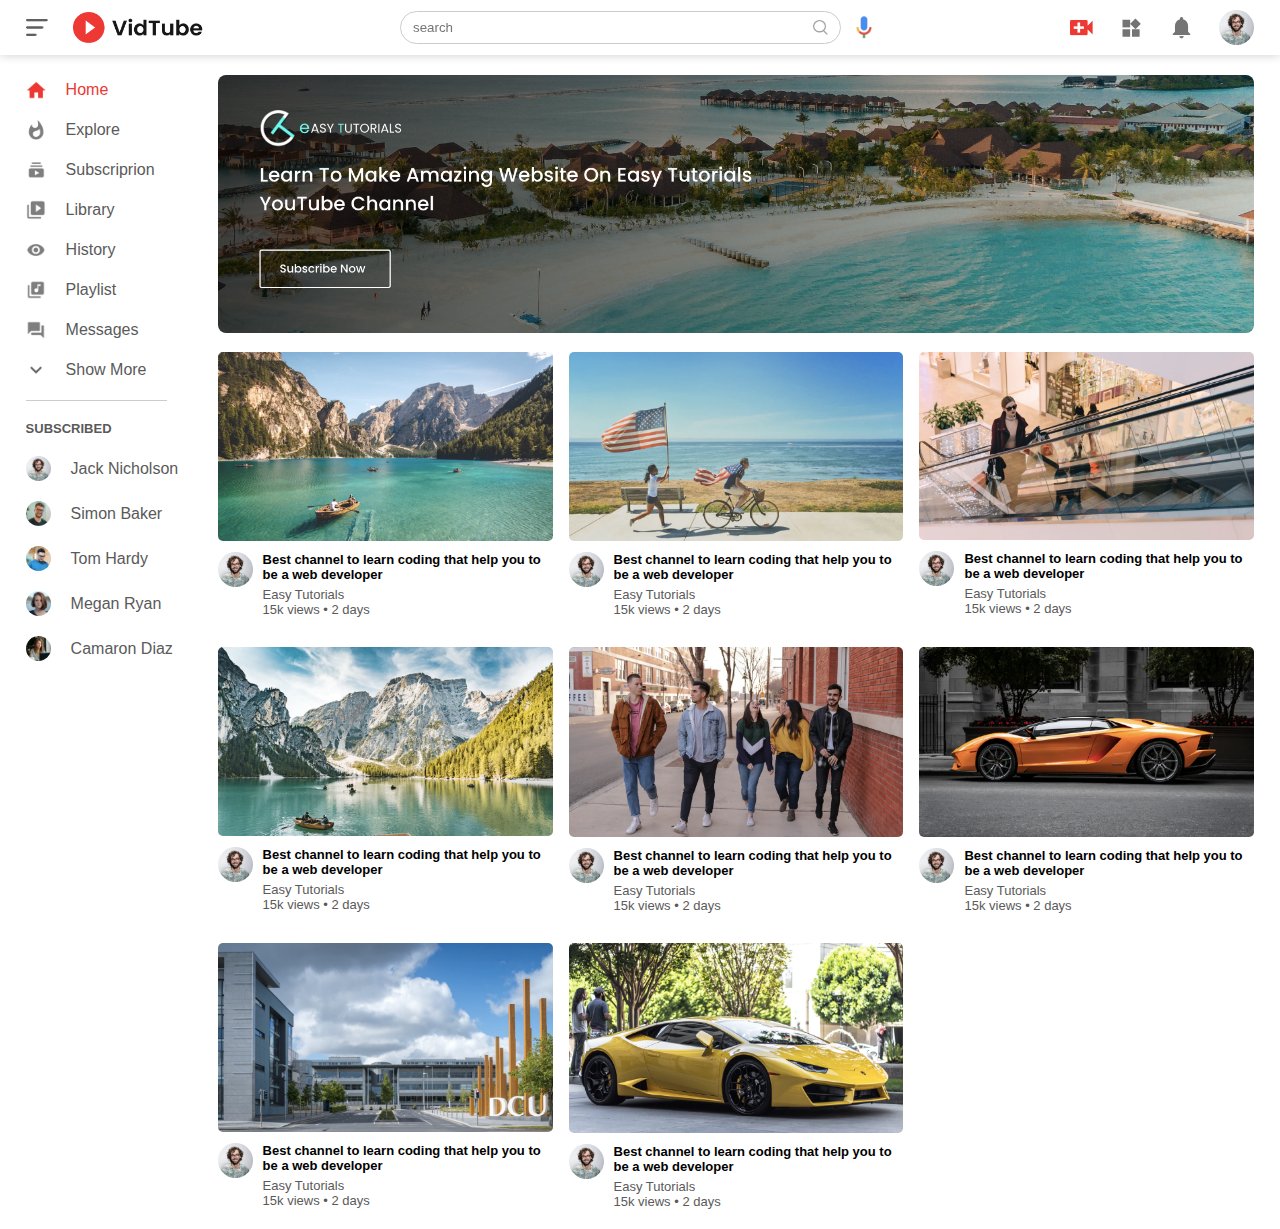
<file: index.html>
<!DOCTYPE html>
<html lang="en">
<head>
    <meta charset="UTF-8">
    <meta name="viewport" content="width=device-width, initial-scale=1.0">
    <title>vidtube</title>
    <link rel="shortcut icon" href="./images/Skrinshot 2024-08-28 160924.png" type="image/x-icon">
    <link rel="stylesheet" href="style.css">
</head>
<body>
    
    <nav class="flex-div">
        <div class="nav-left flex-div">
            <img src="images/menu.png" class="menu-icon">
            <img src="images/logo.png" class="logo">
        </div>

        <div class="nav-middle flex-div">
            <div class="search-box flex-div">
                <input type="text" placeholder="search">
                <img src="images/search.png">
            </div>
            <img src="images/voice-search.png" class="mic-iocn">
        </div>

        <div class="nav-right flex-div">
            <img src="images/upload.png">
            <img src="images/more.png">
            <img src="images/notification.png">
            <img src="images/Jack.png" class="user-icon">
        </div>
    </nav>

    <!-- ============================SIDEBAR======================= -->
    <div class="sidebar">
        <div class="shortcut-links">
            <a href=""><img src="images/home.png"><p>Home</p></a>
            <a href=""><img src="images/explore.png"><p>Explore</p></a>
            <a href=""><img src="images/subscriprion.png"><p>Subscriprion</p></a>
            <a href=""><img src="images/library.png"><p>Library</p></a>
            <a href=""><img src="images/history.png"><p>History</p></a>
            <a href=""><img src="images/playlist.png"><p>Playlist</p></a>
            <a href=""><img src="images/messages.png"><p>Messages</p></a>
            <a href=""><img src="images/show-more.png"><p>Show More</p></a>
            <hr>
        </div>
        <div class="subscribed-list">
            <h3>SUBSCRIBED</h3>
            <a href=""><img src="images/Jack.png"><p>Jack Nicholson</p></a>
            <a href=""><img src="images/simon.png"><p>Simon Baker</p></a>
            <a href=""><img src="images/tom.png"><p>Tom Hardy</p></a>
            <a href=""><img src="images/megan.png"><p>Megan Ryan</p></a>
            <a href=""><img src="images/cameron.png"><p>Camaron Diaz</p></a>
        </div>
    </div>

    <!-- ============================MAIN======================= -->

    <div class="container">
        <div class="banner">
            <img src="images/banner.png">
        </div>
        <div class="list-container">
            <div class="vid-list">
                <a href="play-video.html"><img src="images/thumbnail1.png" class="thumbnail"></a>
                <div class="flex-div">
                    <img src="images/Jack.png">
                    <div class="vid-info">
                        <a href="play-video.html">Best channel to learn coding that help you to be a web developer</a>
                        <p>Easy Tutorials</p>
                        <p>15k views &bull;  2 days</p>
                    </div>
                </div>
            </div>

            <div class="vid-list">
                <a href="play-video.html"><img src="images/thumbnail2.png" class="thumbnail"></a>
                <div class="flex-div">
                    <img src="images/Jack.png">
                    <div class="vid-info">
                        <a href="">Best channel to learn coding that help you to be a web developer</a>
                        <p>Easy Tutorials</p>
                        <p>15k views &bull; 2 days</p>
                    </div>
                </div>
            </div>

            <div class="vid-list">
                <a href="play-video.html"><img src="images/thumbnail3.png" class="thumbnail"></a>
                <div class="flex-div">
                    <img src="images/Jack.png">
                    <div class="vid-info">
                        <a href="">Best channel to learn coding that help you to be a web developer</a>
                        <p>Easy Tutorials</p>
                        <p>15k views &bull; 2 days</p>
                    </div>
                </div>
            </div>

            <div class="vid-list">
                <a href="play-video.html"><img src="images/thumbnail4.png" class="thumbnail"></a>
                <div class="flex-div">
                    <img src="images/Jack.png">
                    <div class="vid-info">
                        <a href="">Best channel to learn coding that help you to be a web developer</a>
                        <p>Easy Tutorials</p>
                        <p>15k views &bull; 2 days</p>
                    </div>
                </div>
            </div>

            <div class="vid-list">
                <a href="play-video.html"><img src="images/thumbnail5.png" class="thumbnail"></a>
                <div class="flex-div">
                    <img src="images/Jack.png">
                    <div class="vid-info">
                        <a href="">Best channel to learn coding that help you to be a web developer</a>
                        <p>Easy Tutorials</p>
                        <p>15k views &bull; 2 days</p>
                    </div>
                </div>
            </div>

            <div class="vid-list">
                <a href="play-video.html"><img src="images/thumbnail6.png" class="thumbnail"></a>
                <div class="flex-div">
                    <img src="images/Jack.png">
                    <div class="vid-info">
                        <a href="">Best channel to learn coding that help you to be a web developer</a>
                        <p>Easy Tutorials</p>
                        <p>15k views &bull; 2 days</p>
                    </div>
                </div>
            </div>

            <div class="vid-list">
                <a href="play-video.html"><img src="images/thumbnail7.png" class="thumbnail"></a>
                <div class="flex-div">
                    <img src="images/Jack.png">
                    <div class="vid-info">
                        <a href="">Best channel to learn coding that help you to be a web developer</a>
                        <p>Easy Tutorials</p>
                        <p>15k views &bull; 2 days</p>
                    </div>
                </div>
            </div>

            <div class="vid-list">
                <a href="play-video.html"><img src="images/thumbnail8.png" class="thumbnail"></a>
                <div class="flex-div">
                    <img src="images/Jack.png">
                    <div class="vid-info">
                        <a href="">Best channel to learn coding that help you to be a web developer</a>
                        <p>Easy Tutorials</p>
                        <p>15k views &bull; 2 days</p>
                    </div>
                </div>
            </div>

        </div>
    </div>



    <script src="main.js"></script>
</body>
</html>
</file>
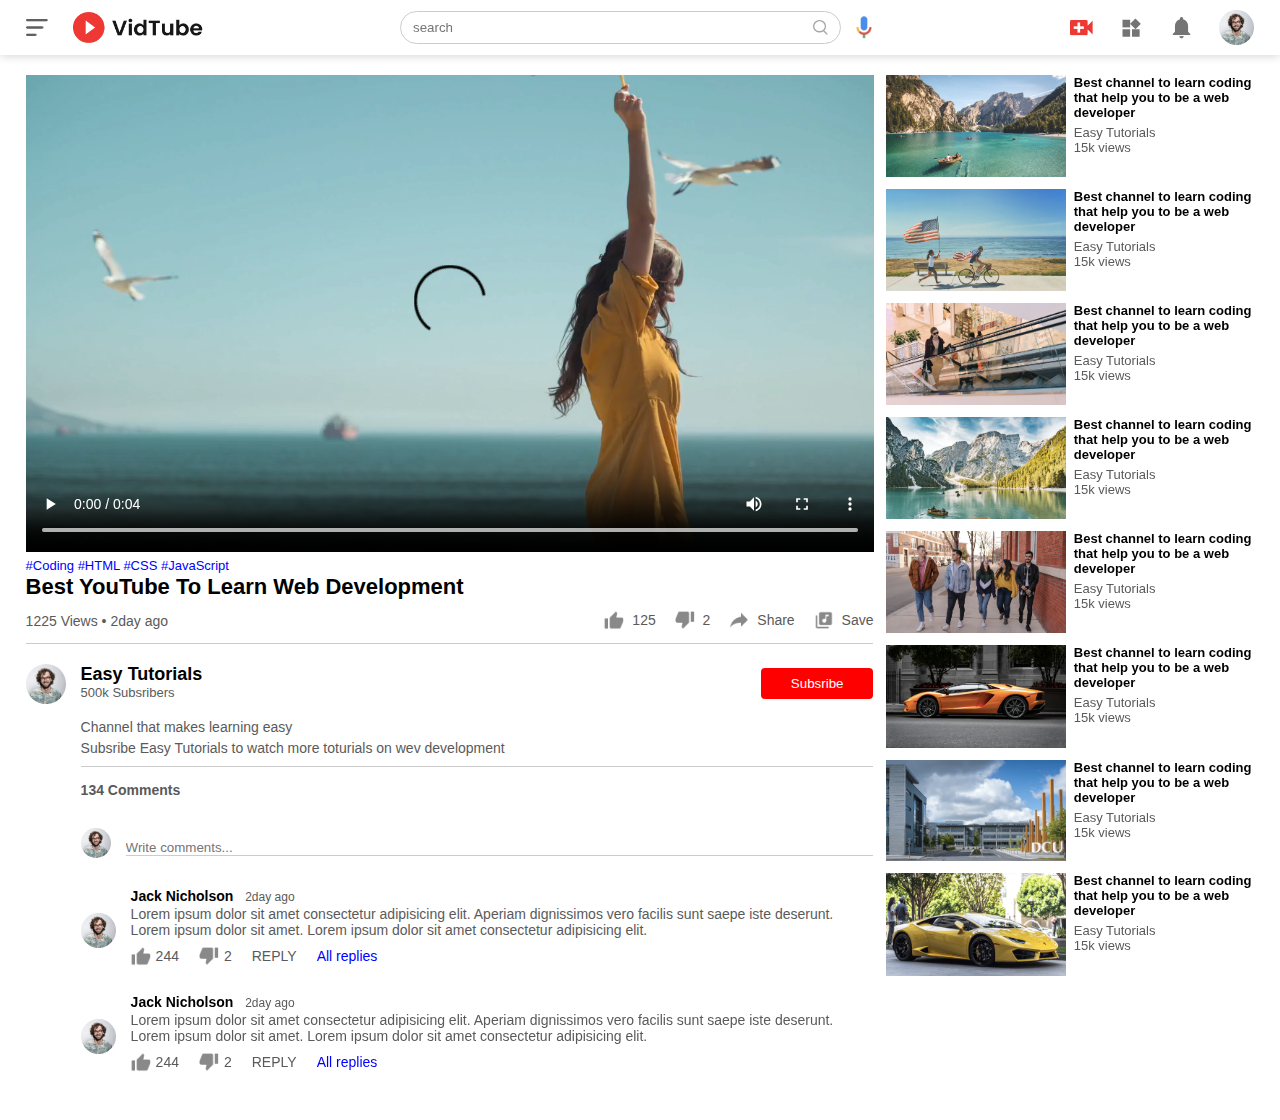
<file: play-video.html>
<!DOCTYPE html>
<html lang="en">
<head>
    <meta charset="UTF-8">
    <meta name="viewport" content="width=device-width, initial-scale=1.0">
    <title>play Yideo</title>
    <link rel="stylesheet" href="style.css">
</head>
<body>
    
    <nav class="flex-div">
        <div class="nav-left flex-div">
            <img src="images/menu.png" class="menu-icon">
            <img src="images/logo.png" class="logo">
        </div>

        <div class="nav-middle flex-div">
            <div class="search-box flex-div">
                <input type="text" placeholder="search">
                <img src="images/search.png">
            </div>
            <img src="images/voice-search.png" class="mic-iocn">
        </div>

        <div class="nav-right flex-div">
            <img src="images/upload.png">
            <img src="images/more.png">
            <img src="images/notification.png">
            <img src="images/Jack.png" class="user-icon">
        </div>
    </nav>

    <div class="container play-container">
        <div class="row">
            <div class="play-video">
                <video controls autoplay>
                    <source src="images/video.mp4" type="video/mp4">
                </video>
                <div class="tags">
                    <a href="">#Coding </a><a href="">#HTML </a><a href="">#CSS </a><a href="">#JavaScript </a>
                </div>
                <h3>Best YouTube To Learn Web Development</h3>
                <div class="play-video-info">
                    <p>1225 Views &bull; 2day ago</p>
                    <div>
                        <a href=""><img src="images/like.png">125</a>
                        <a href=""><img src="images/dislike.png">2</a>
                        <a href=""><img src="images/share.png">Share</a>
                        <a href=""><img src="images/save.png">Save</a>
                    </div>
                </div>
                <hr>
                <div class="plublisher">
                    <img src="images/Jack.png">
                    <div>
                        <p>Easy Tutorials</p>
                        <span>500k Subsribers</span>
                    </div>
                    <button type="button">Subsribe</button>
                </div>
                <div class="vid-description">
                    <p>Channel that makes learning easy</p>
                    <p>Subsribe Easy Tutorials to watch more toturials on wev development</p>
                    <hr>
                    <h4>134 Comments</h4>

                    <div class="add-comment">
                        <img src="images/Jack.png">
                        <input type="text" placeholder="Write comments...">
                    </div>
                    <div class="old-comment">
                        <img src="images/Jack.png">
                        <div>
                            <h3>Jack Nicholson <span>2day ago</span></h3>
                            <p>Lorem ipsum dolor sit amet consectetur adipisicing elit.
                            Aperiam dignissimos vero facilis sunt saepe iste deserunt. Lorem ipsum dolor sit amet.
                            Lorem ipsum dolor sit amet consectetur adipisicing elit.</p>
                                <div class="acomment-action">
                                    <img src="images/like.png">
                                    <span>244</span>
                                    <img src="images/dislike.png">
                                    <span>2</span>
                                    <span>REPLY</span>
                                    <a href="">All replies</a>
                                </div>
                        </div>
                    </div>

                    <div class="old-comment">
                        <img src="images/Jack.png">
                        <div>
                            <h3>Jack Nicholson <span>2day ago</span></h3>
                            <p>Lorem ipsum dolor sit amet consectetur adipisicing elit.
                            Aperiam dignissimos vero facilis sunt saepe iste deserunt. Lorem ipsum dolor sit amet.
                            Lorem ipsum dolor sit amet consectetur adipisicing elit.</p>
                                <div class="acomment-action">
                                    <img src="images/like.png">
                                    <span>244</span>
                                    <img src="images/dislike.png">
                                    <span>2</span>
                                    <span>REPLY</span>
                                    <a href="">All replies</a>
                                </div>
                        </div>
                    </div>

                </div>



            </div>
            <div class="right-sidebar">

                <div class="side-video-list">
                    <a href="" class="small-thumbnail"><img src="images/thumbnail1.png"></a>
                    <div class="vid-info">
                        <a href="">Best channel to learn coding that help you to be a web developer</a>
                        <p>Easy Tutorials</p>
                        <p>15k views</p>
                    </div>
                </div>

                <div class="side-video-list">
                    <a href="" class="small-thumbnail"><img src="images/thumbnail2.png"></a>
                    <div class="vid-info">
                        <a href="">Best channel to learn coding that help you to be a web developer</a>
                        <p>Easy Tutorials</p>
                        <p>15k views</p>
                    </div>
                </div>

                <div class="side-video-list">
                    <a href="" class="small-thumbnail"><img src="images/thumbnail3.png"></a>
                    <div class="vid-info">
                        <a href="">Best channel to learn coding that help you to be a web developer</a>
                        <p>Easy Tutorials</p>
                        <p>15k views</p>
                    </div>
                </div>

                <div class="side-video-list">
                    <a href="" class="small-thumbnail"><img src="images/thumbnail4.png"></a>
                    <div class="vid-info">
                        <a href="">Best channel to learn coding that help you to be a web developer</a>
                        <p>Easy Tutorials</p>
                        <p>15k views</p>
                    </div>
                </div>

                <div class="side-video-list">
                    <a href="" class="small-thumbnail"><img src="images/thumbnail5.png"></a>
                    <div class="vid-info">
                        <a href="">Best channel to learn coding that help you to be a web developer</a>
                        <p>Easy Tutorials</p>
                        <p>15k views</p>
                    </div>
                </div>

                <div class="side-video-list">
                    <a href="" class="small-thumbnail"><img src="images/thumbnail6.png"></a>
                    <div class="vid-info">
                        <a href="">Best channel to learn coding that help you to be a web developer</a>
                        <p>Easy Tutorials</p>
                        <p>15k views</p>
                    </div>
                </div>

                <div class="side-video-list">
                    <a href="" class="small-thumbnail"><img src="images/thumbnail7.png"></a>
                    <div class="vid-info">
                        <a href="">Best channel to learn coding that help you to be a web developer</a>
                        <p>Easy Tutorials</p>
                        <p>15k views</p>
                    </div>
                </div>

                <div class="side-video-list">
                    <a href="" class="small-thumbnail"><img src="images/thumbnail8.png"></a>
                    <div class="vid-info">
                        <a href="">Best channel to learn coding that help you to be a web developer</a>
                        <p>Easy Tutorials</p>
                        <p>15k views</p>
                    </div>
                </div>


            </div>
        </div>
    </div>

</body>
</html>
</file>
<file: style.css>
*{
    margin: 0;
    padding: 0;
    font-family: "poppins", sans-serif;
    box-sizing: border-box;
}
a{
    text-decoration: none;
    color: #5a5a5a;
}
img{
    cursor: pointer;
}
.flex-div{
    display: flex;
    align-items: center;
}
nav{
    padding: 10px 2%; 
    justify-content: space-between;
    box-shadow: 0 0 10px rgba(0, 0, 0, 0.2);
    background: #fff;
    position: sticky;
    top: 0;
    z-index: 10;
}

.nav-right img{
    width: 25px;
    margin-right: 25px;
}
.nav-right .user-icon{
    width: 35px;
    border-radius: 50%;
    margin-right: 0;
}
.nav-left .menu-icon{
    width: 22px;
    margin-right: 25px;
}
.nav-left .logo{
    width: 130px;
}
.nav-middle .mic-iocn{
    width: 16px;
}
.nav-middle .search-box{
    border: 1px solid #ccc;
    margin-right: 15px;
    padding: 8px 12px;
    border-radius: 25px;
}
.nav-middle .search-box input{
    width: 400px;
    border: 0;
    outline: 0;
    background: transparent;
}
.nav-middle .search-box img{
    width: 15px;
}

/* ======================SIDEBAR====================== */

.sidebar{
    background: #fff;
    width: 15%;
    height: 100vh;
    position: fixed;
    top: 0;
    padding-left: 2%;
    padding-top: 80px;
}
.shortcut-links a img{
    width: 20px;
    margin-right: 20px;
}
.shortcut-links a{
    display: flex;
    align-items: center;
    margin-bottom: 20px;
    width: fit-content;
    flex-wrap: wrap;
}
.shortcut-links a:first-child{
    color: #ed3833;
}
.sidebar hr{
    border: 0;
    height: 1px;
    background: #ccc;
    width: 85%;
}
.subscribed-list h3{
    font-size: 13px;
    margin: 20px 0;
    color: #5a5a5a;
}
.subscribed-list a{
    display: flex;
    align-items: center;
    margin-bottom: 20px;
    width: fit-content;
    flex-wrap: wrap;
}
.subscribed-list a img{
    width: 25px;
    border-radius: 50%;
    margin-right: 20px;
}
.small-sidebar{
    width: 5%;
}
.small-sidebar a p{
    display: none;
}
.small-sidebar h3{
    display: none;
}
.small-sidebar hr{
    width: 50%;
    margin-bottom: 25px;
}

/* ======================MAIN====================== */

.container{
    background: #fff;
    padding-left: 17%;
    margin-right: 2%;
    padding-top: 20px;
    padding-bottom: 20px;
}
.large-container{
    padding-left: 7%;

}

.banner{
    width: 100%;
}
.banner img{
    width: 100%;
    border-radius: 8px;
}
.list-container{
    display: grid;
    grid-template-columns: repeat(auto-fit, minmax(250px, 1fr));
    grid-column-gap: 16px;
    grid-row-gap: 30px;
    margin-top: 15px;
}
.vid-list .thumbnail{
    width: 100%;
    border-radius: 5px;
}
.vid-list .flex-div{
    align-items: flex-start;
    margin-top: 7px;
}
.vid-list .flex-div img{
    width: 35px;
    margin-right: 10px;
    border-radius: 50%;
}
.vid-info{
    color: #5a5a5a;
    font-size: 13px;
}
.vid-info a{
    color: #000;
    font-weight: 600;
    display: block;
    margin-bottom: 5px;
}

@media (max-width: 900px){
    .menu-icon{
        display: none;
    }
    .sidebar{
        display: none;
    }
    .container, .large-container{
        padding-left: 5%;
        padding-right: 5%;
    }
    .nav-right img{
        display: none;
    }
    .nav-right .user-icon{
        display: block;
        width: 30px;
    }
    .nav-middle .search-box input{
        width: 100%;
    }
    .nav-middle .mic-iocn{
        display: none;
    }
    .logo{
        width: 90px;
    }
}



/* ======================PLAY VIDEO PAGE====================== */

.play-container{
    padding-left: 2%;
}
.row{
    display: flex;
    justify-content: space-between;
    flex-wrap: wrap;
}
.play-video{
    flex-basis: 69%;
}
.right-sidebar{
    flex-basis: 30%;
}
.play-video video{
    width: 100%;
}

.side-video-list{
    display: flex;
    justify-content: space-between;
    margin-bottom: 8px;
}
.side-video-list img{
    width: 100%;
}
.side-video-list .small-thumbnail{
    flex-basis: 49%;
}
.side-video-list .vid-info{
    flex-basis: 49%;
}
.play-video .tags a{
    color: #0000ff;
    font-size: 13px;
}
.play-video h3{
    font-weight: 600;
    font-size: 22px;
}
.play-video .play-video-info{
    display: flex;
    align-items: center;
    justify-content: space-between;
    flex-wrap: wrap;
    margin-top: 10px;
    font-size: 14px;
    color: #5a5a5a;
}
.play-video .play-video-info a img{
    width: 20px;
    margin-right: 8px;
}
.play-video .play-video-info a{
    display: inline-flex;
    align-items: center;
    margin-left: 15px;
}
.play-video hr{
    border: 0;
    height: 1px;
    background: #ccc;
    margin: 10px 0;
}
.plublisher{
    display: flex;
    align-items: center;
    margin-top: 20px;
}
.plublisher div{
    flex: 1;
    line-height: 18px;
}
.plublisher img{
    width: 40px;
    border-radius: 50%;
    margin-right: 15px;
}
.plublisher div p{
    color: #000;
    font-weight: 600;
    font-size: 18px;
}
.plublisher div span{
    font-size: 13px;
    color: #5a5a5a;
}
.plublisher button{
    background: red;
    color: #fff;
    padding: 8px 30px;
    border: 0;
    outline: 0;
    border-radius: 4px;
    cursor: pointer;
}
.vid-description{
    padding-left: 55px;
    margin: 15px 0;
}
.vid-description p{
    font-size: 14px;
    margin-bottom: 5px;
    color: #5a5a5a;
}
.vid-description h4{
    font-size: 14px;
    color: #5a5a5a;
    margin-top: 15px;
}
.add-comment{
    display: flex;
    align-items: center;
    margin: 30px 0;
}
.add-comment img{
    width: 30px;
    border-radius: 50%;
    margin-right: 15px;
}
.add-comment input{
    border: 0;
    outline: 0;
    border-bottom: 1px solid #ccc;
    width: 100%;
    padding-top: 10px;
    background: transparent;
}
.old-comment{
    display: flex;
    align-items: center;
    margin: 20px 0;
}
.old-comment img{
    width: 35px;
    border-radius: 50%;
    margin-right: 15px;
}
.old-comment h3{
    font-size: 14px;
    margin-bottom: 2px;
}
.old-comment h3 span{
    font-size: 12px;
    color: #5a5a5a;
    font-weight: 500;
    margin-left: 8px;
}
.old-comment .acomment-action{
    display: flex;
    align-items: center;
    margin: 8px 0;
    font-size: 14px;
}
.old-comment .acomment-action img{
    border-radius: 0;
    width: 20px;
    margin-right: 5px;
}
.old-comment .acomment-action span{
    margin-right: 20px;
    color: #5a5a5a;
}
.old-comment .acomment-action a{
    color: #0000ff;
}

@media (max-width:900px) {
    .play-video{
        flex-basis: 100%;
    }
    .right-sidebar{
        flex-basis: 100%;
    }
    .play-container{
        padding-left: 5%;
    }
    .vid-description{
        padding-left: 0;
    }
    .play-video .play-video-info a{
        margin-left: 0;
        margin-right: 15px;
        margin-top: 15px;
        
    }
}
</file>
